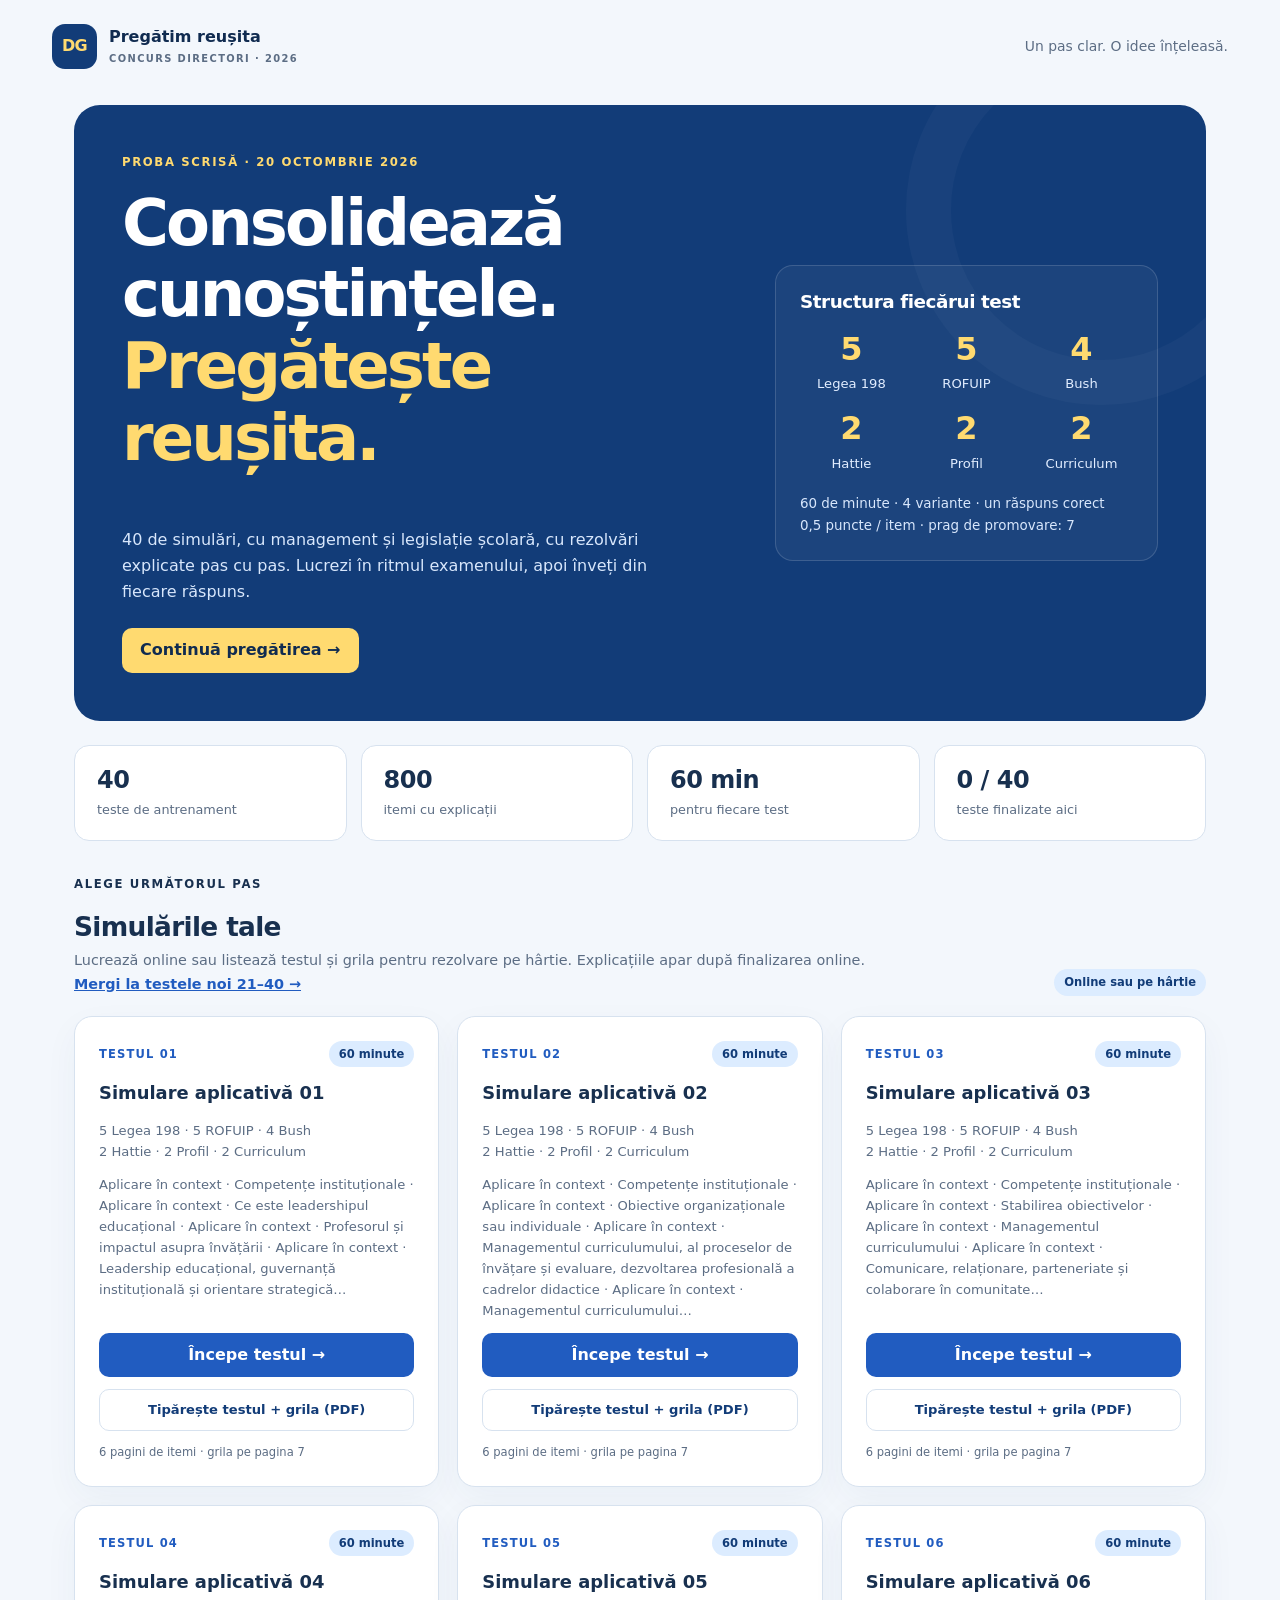
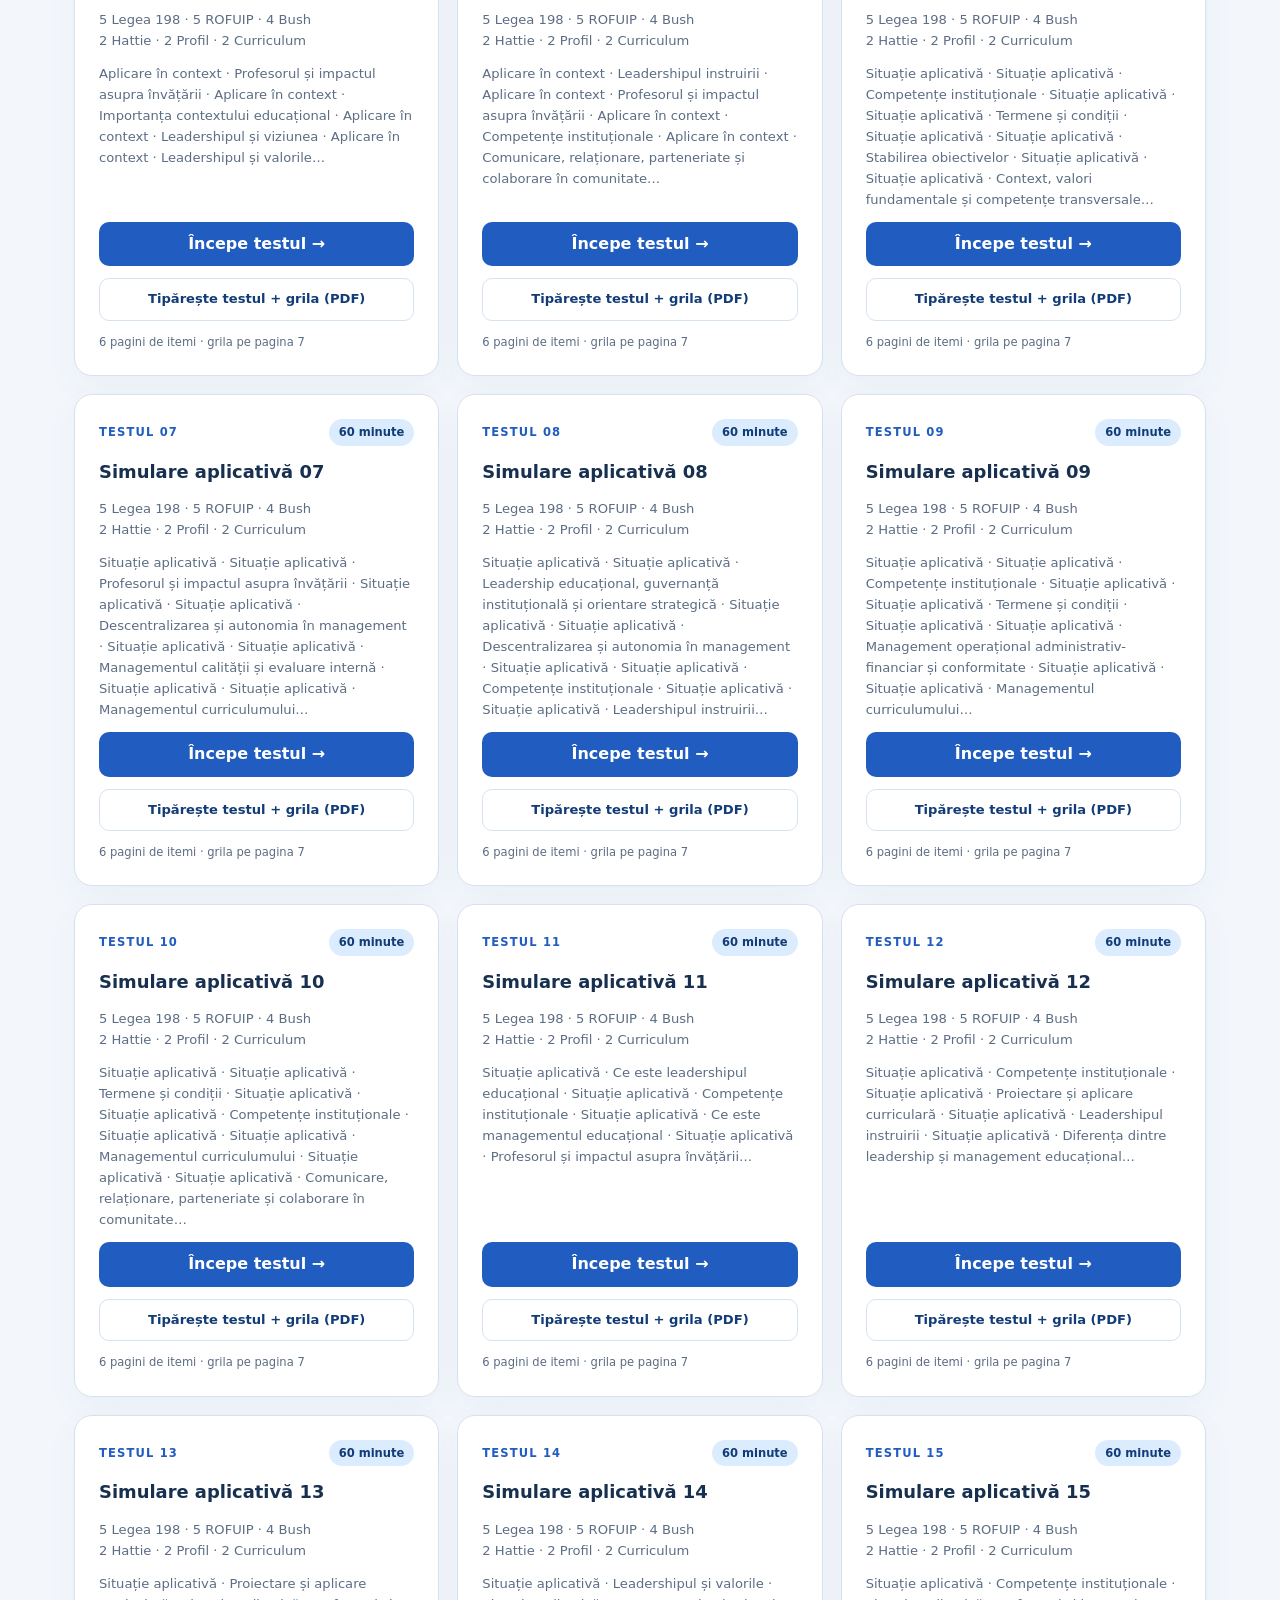
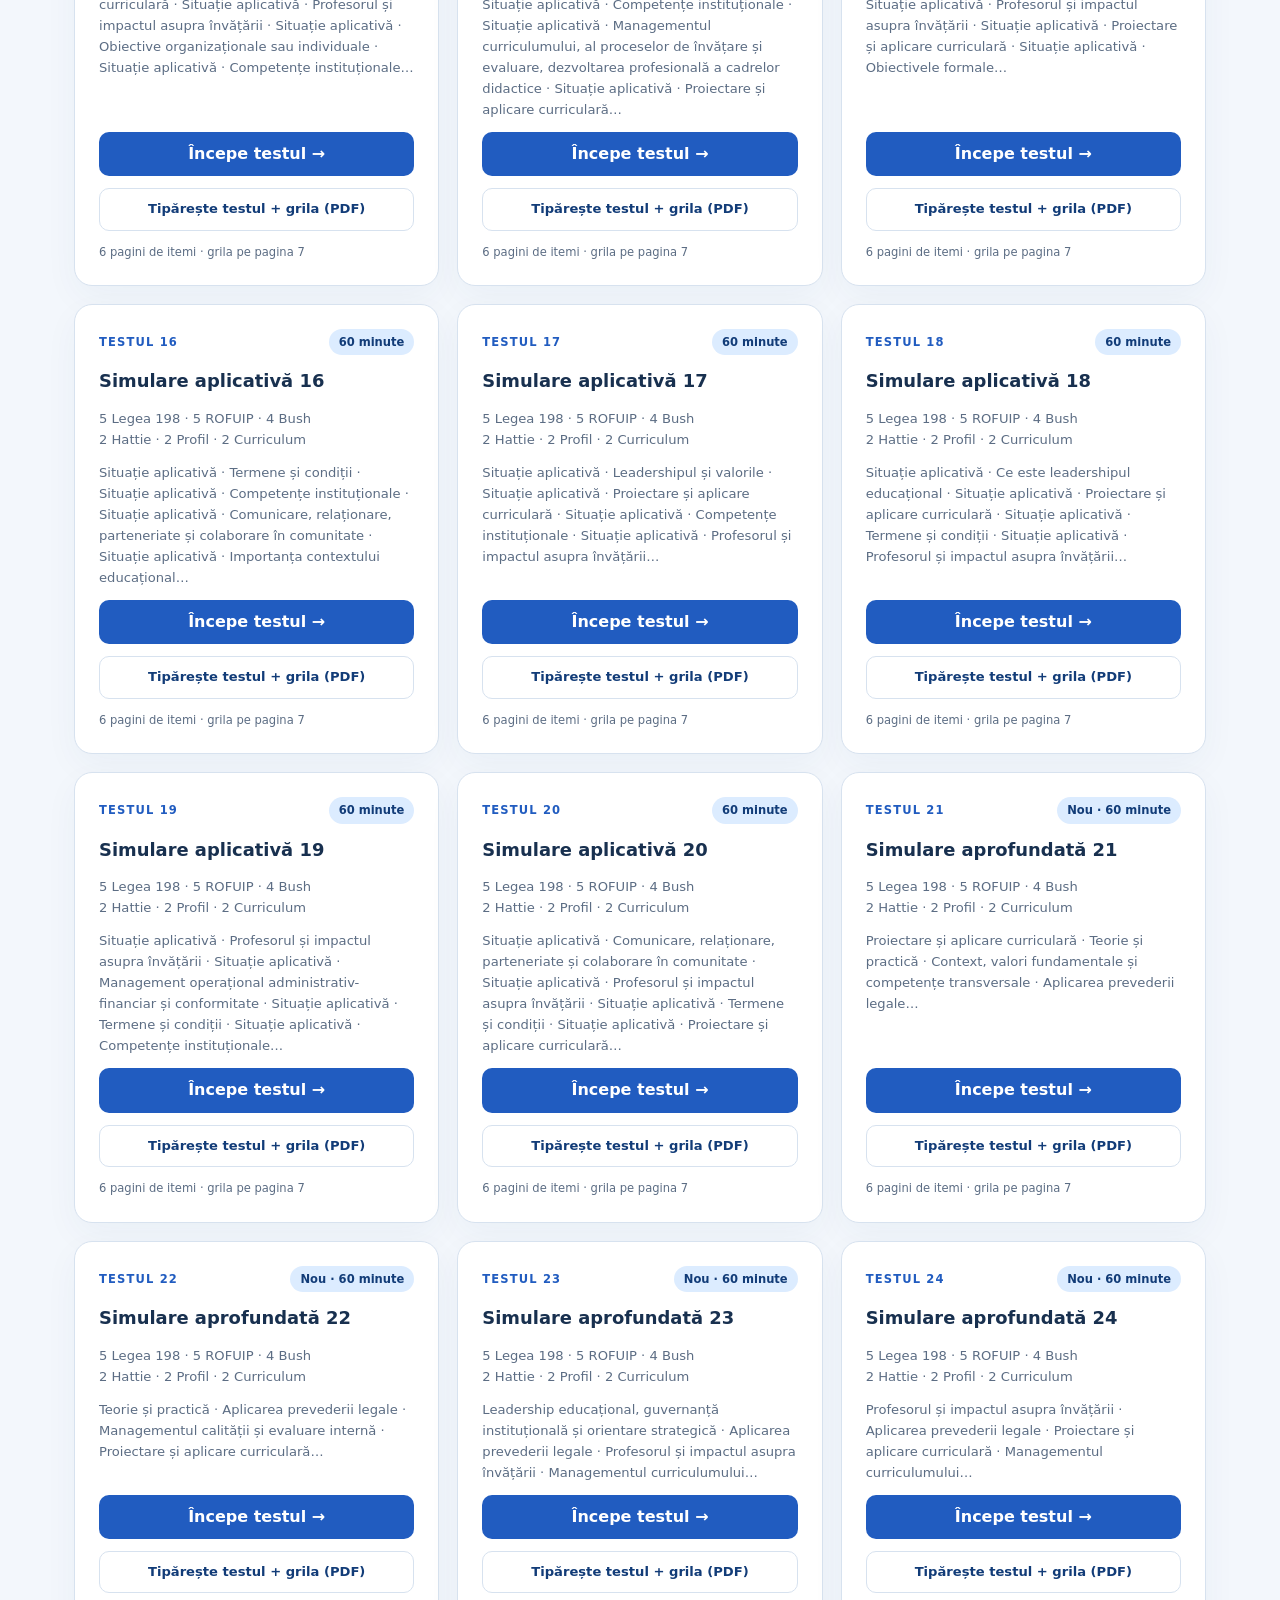
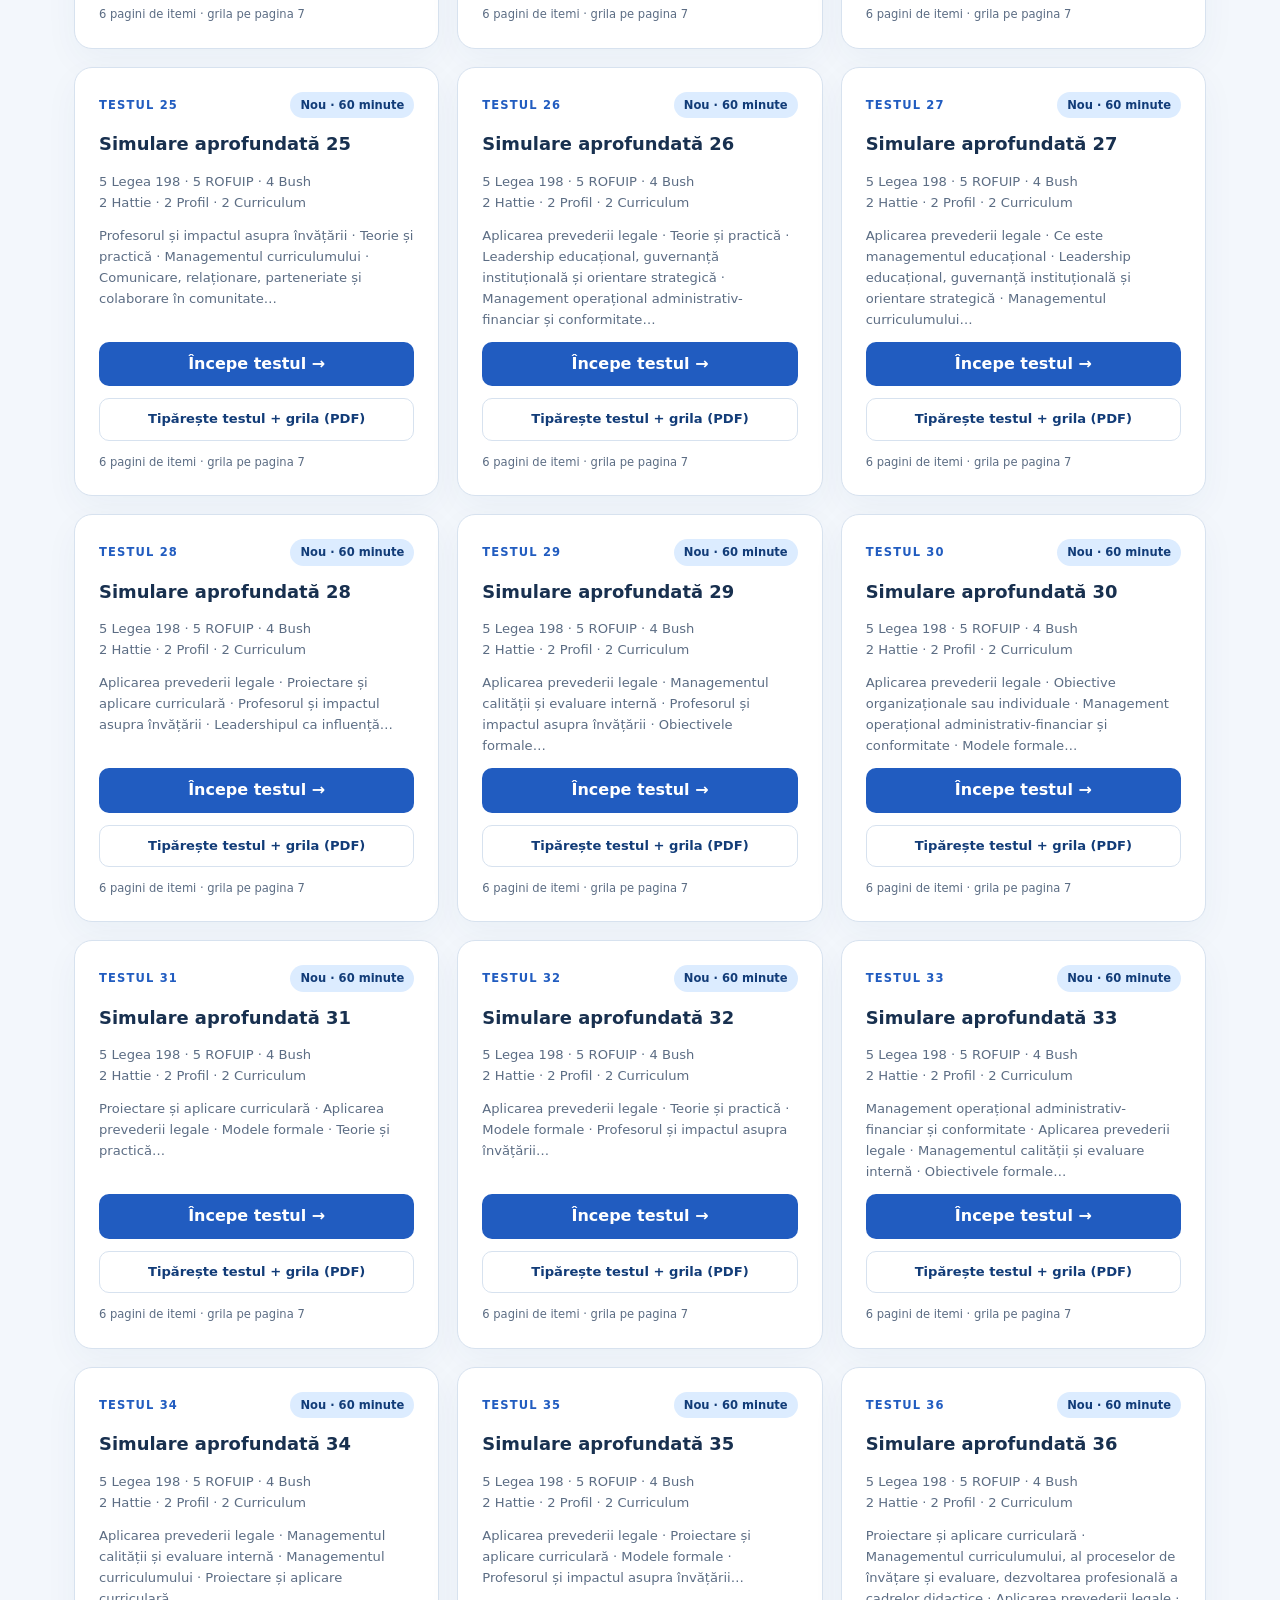
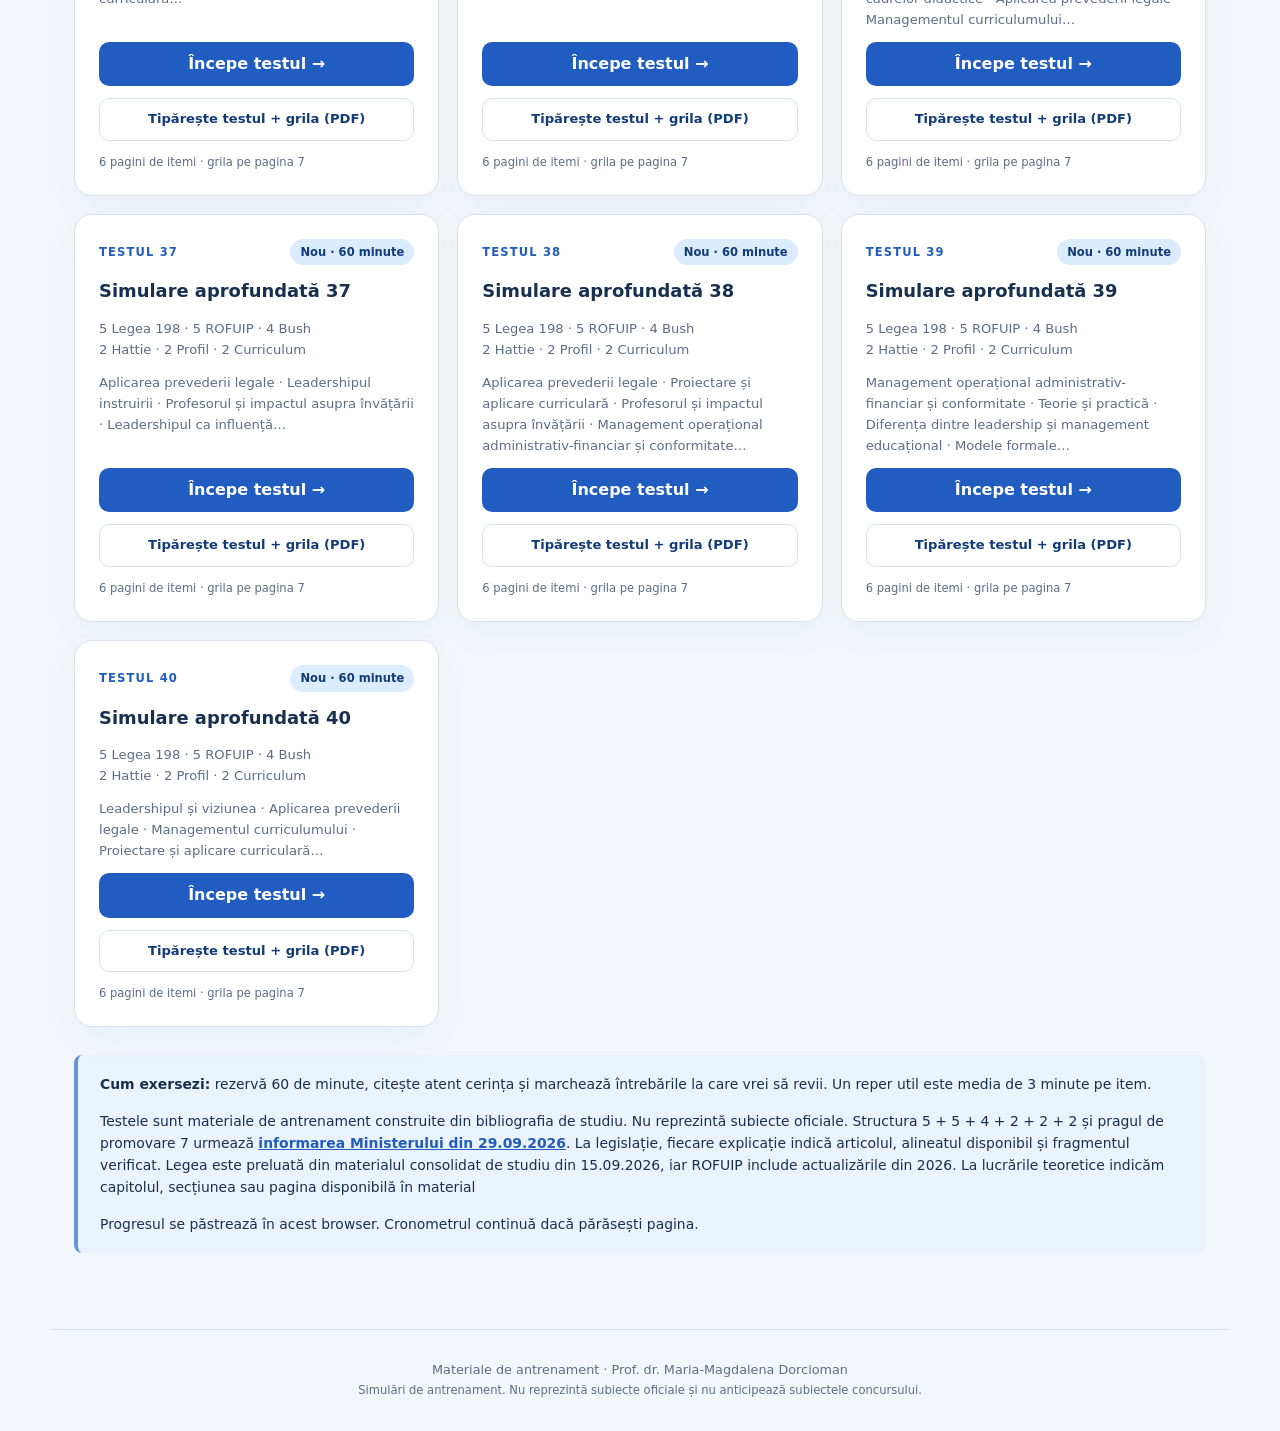
<file: index.html>
<!doctype html>
<html lang="ro">
<head>
  <meta charset="utf-8">
  <meta name="viewport" content="width=device-width,initial-scale=1">
  <meta name="theme-color" content="#123c78">
  <meta name="description" content="40 de simulări pentru proba scrisă pentru concursul de directori: 800 de itemi din management și legislație școlară, 60 de minute, explicații pas cu pas după finalizare.">
  <title>Proba scrisă · 20 octombrie 2026</title>
  <link rel="stylesheet" href="styles.css?v=20261015a">
  <script src="app.js?v=20261015b" defer></script>
</head>
<body>
  <header class="site-header"><a class="brand" href="#" aria-label="Lista testelor"><span class="brand-icon">DG</span><span>Pregătim reușita<small>CONCURS DIRECTORI · 2026</small></span></a><span class="header-note">Un pas clar. O idee înțeleasă.</span></header>
  <main id="app"><div class="loading" role="status">Se încarcă testele…</div></main>
  <footer>Materiale de antrenament · Prof. dr. Maria-Magdalena Dorcioman<br><span>Simulări de antrenament. Nu reprezintă subiecte oficiale și nu anticipează subiectele concursului.</span></footer>
  <dialog id="dialog"><div id="dialog-content"></div></dialog>
  <div id="toast" role="status" aria-live="polite"></div>
</body>
</html>
</file>
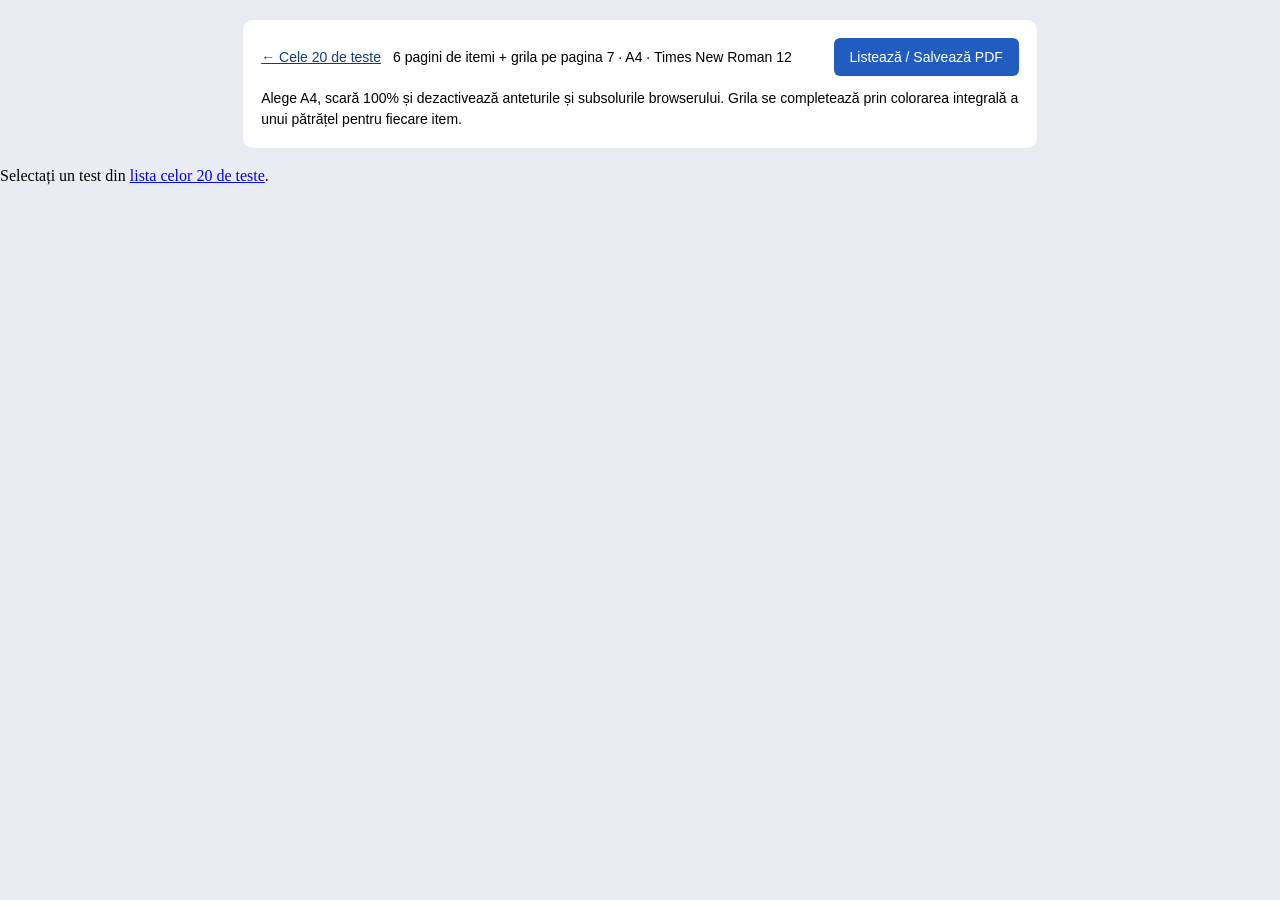
<file: print.html>
<!doctype html>
<html lang="ro">
<head>
  <meta charset="utf-8">
  <meta name="viewport" content="width=device-width,initial-scale=1">
  <title>Test și grilă de răspuns · Proba a II-a</title>
  <link rel="stylesheet" href="print.css?v=20261014c">
  <script src="print.js?v=20261014c" defer></script>
</head>
<body>
  <nav class="print-controls" aria-label="Listarea testului">
    <a href="index.html">← Cele 20 de teste</a>
    <span>6 pagini de itemi + grila pe pagina 7 · A4 · Times New Roman 12</span>
    <button id="print-button" disabled>Listează / Salvează PDF</button>
    <p>Alege A4, scară 100% și dezactivează anteturile și subsolurile browserului. Grila se completează prin colorarea integrală a unui pătrățel pentru fiecare item.</p>
  </nav>
  <main id="paper"><p role="status">Se pregătește testul…</p></main>
</body>
</html>
</file>
<file: styles.css>
:root{--navy:#123c78;--deep:#102b50;--blue:#215cc0;--sky:#dcecff;--pale:#f3f7fc;--yellow:#ffda70;--ink:#18304f;--muted:#5c6d84;--line:#d7e2ef;--green:#14664d;--red:#a6333b;--white:#fff;--shadow:0 12px 35px #123c780b}
*{box-sizing:border-box}body{margin:0;background:var(--pale);color:var(--ink);font-family:Inter,ui-sans-serif,system-ui,-apple-system,BlinkMacSystemFont,"Segoe UI",sans-serif;font-size:16px;line-height:1.6}button,a,input{touch-action:manipulation}button{font:inherit;cursor:pointer}a{color:var(--blue)}button:focus-visible,a:focus-visible,summary:focus-visible{outline:3px solid #e2a800;outline-offset:4px}button:disabled{opacity:.5;cursor:default}h1,h2,h3,p{margin-top:0}h1{font-size:clamp(2.3rem,5vw,4rem);line-height:1.12;letter-spacing:-.045em}h2{font-size:1.65rem;line-height:1.3;letter-spacing:-.025em}h3{font-size:1.12rem}small{font-size:.8rem}.site-header{max-width:1240px;margin:auto;padding:24px 32px;display:flex;align-items:center;justify-content:space-between;gap:20px}.brand{text-decoration:none;color:var(--deep);display:flex;gap:12px;align-items:center;font-weight:750;line-height:1.3}.brand small{display:block;font-size:.62rem;letter-spacing:.14em;color:var(--muted);margin-top:5px}.brand-icon{background:var(--navy);color:var(--yellow);border-radius:13px;width:45px;height:45px;display:grid;place-items:center;font-size:1rem;letter-spacing:-.05em}.header-note{color:var(--muted);font-size:.87rem}main{max-width:1180px;margin:auto;padding:12px 24px 48px}.hero{background:var(--navy);color:white;padding:48px;border-radius:26px;display:grid;grid-template-columns:1.6fr 1fr;gap:40px;position:relative;overflow:hidden}.hero:after{content:"";position:absolute;right:-90px;top:-90px;width:300px;height:300px;border:45px solid #ffffff07;border-radius:50%;pointer-events:none}.eyebrow{font-size:.73rem;letter-spacing:.14em;text-transform:uppercase;font-weight:750;display:block;margin-bottom:16px}.hero .eyebrow{color:var(--yellow)}.hero p{color:#d8e7fc;max-width:550px;margin-bottom:24px}.hero h1 span{color:var(--yellow)}.hero-side{align-self:center;background:#ffffff0b;border:1px solid #ffffff26;border-radius:18px;padding:24px;z-index:1}.hero-side h2{font-size:1.15rem}.structure{display:grid;grid-template-columns:repeat(3,1fr);gap:10px;text-align:center}.structure strong{display:block;font-size:2rem;color:var(--yellow);line-height:1.3}.structure span{font-size:.82rem;color:#e1edff}.hero-side p{font-size:.84rem;margin:18px 0 0}.stats{display:grid;grid-template-columns:repeat(4,1fr);gap:14px;margin:24px 0 34px}.stat{background:white;border:1px solid var(--line);border-radius:15px;padding:19px 22px}.stat strong{display:block;font-size:1.5rem;line-height:1.3;letter-spacing:-.02em}.stat span{font-size:.8rem;color:var(--muted)}.section-head{display:flex;justify-content:space-between;align-items:flex-end;gap:20px;margin-bottom:20px}.section-head h2{margin-bottom:5px}.section-head p{color:var(--muted);margin-bottom:0;font-size:.9rem}.test-grid{display:grid;grid-template-columns:repeat(3,1fr);gap:18px}.test-card{background:white;border:1px solid var(--line);border-radius:18px;padding:24px;display:flex;flex-direction:column;gap:12px;box-shadow:var(--shadow);transition:transform .15s,border-color .15s}.test-card:hover{transform:translateY(-3px);border-color:#8eb5e5}.card-top{display:flex;justify-content:space-between;align-items:center}.test-number{font-size:.72rem;font-weight:750;letter-spacing:.1em;color:var(--blue)}.badge{font-size:.72rem;border-radius:20px;padding:4px 10px;background:var(--sky);color:var(--navy);font-weight:650}.badge.done{color:var(--green);background:#e4f3ec}.badge.pending{background:#fff2cd;color:#6a4b00}.test-card h3{margin:0}.test-card p{font-size:.82rem;color:var(--muted);margin:0}.card-models{min-height:54px;flex:1}.button{border:0;border-radius:10px;padding:11px 18px;font-weight:650;line-height:1.4;display:inline-flex;justify-content:center;align-items:center;gap:8px;text-decoration:none}.primary{background:var(--blue);color:white}.primary:hover{background:#174ba4}.yellow{background:var(--yellow);color:var(--deep)}.yellow:hover{background:#f4c84d}.secondary{background:white;border:1px solid var(--line);color:var(--navy)}.secondary:hover{background:var(--sky)}.link-button{border:0;background:transparent;color:var(--blue);padding:6px 0;font-weight:650}.notice{background:#eaf2fc;border-left:4px solid #6597d8;border-radius:8px;padding:18px 22px;font-size:.87rem;margin:28px 0}.notice p:last-child{margin-bottom:0}.notice a{font-weight:650}.toolbar{display:flex;align-items:center;justify-content:space-between;gap:16px;margin:10px 0 20px}.timer{background:var(--navy);color:white;border-radius:12px;padding:10px 20px;min-width:160px;text-align:center}.timer small{display:block;font-size:.65rem;letter-spacing:.12em}.timer strong{font-size:1.55rem;font-variant-numeric:tabular-nums}.timer.urgent{background:#fff0cc;color:#6d4700;outline:2px solid #e2ad2b}.session-grid{display:grid;grid-template-columns:minmax(0,1fr) 265px;gap:22px;align-items:start}.question-card,.side-panel,.result-card{background:white;border:1px solid var(--line);border-radius:20px;padding:30px;box-shadow:var(--shadow)}.side-panel{padding:22px;position:sticky;top:18px}.question-meta{display:flex;flex-wrap:wrap;gap:10px;align-items:center;margin-bottom:20px}.question-meta .count{margin-left:auto;color:var(--muted);font-size:.85rem}.question-title{font-size:1.04rem;white-space:pre-wrap;line-height:1.85;margin:0 0 24px;font-weight:550;overflow-wrap:anywhere}.options{display:grid;gap:12px}.option{display:flex;align-items:center;gap:14px;background:white;border:1.5px solid var(--line);border-radius:12px;padding:15px 17px;text-align:left;color:var(--ink);width:100%;line-height:1.5}.option:hover{background:#f6faff;border-color:#83ade3}.option.selected{background:#e7f0ff;border-color:var(--blue)}.letter{border:1px solid #c1d3ea;border-radius:7px;min-width:32px;height:32px;display:grid;place-items:center;font-weight:700;color:var(--navy);font-size:.85rem}.selected .letter{background:var(--blue);color:white;border-color:var(--blue)}.question-actions{display:flex;flex-wrap:wrap;justify-content:space-between;gap:12px;margin-top:25px;padding-top:22px;border-top:1px solid var(--line)}.nav-buttons{display:flex;gap:10px}.grid-nav{display:grid;grid-template-columns:repeat(5,1fr);gap:7px;margin:18px 0}.q-nav{border:1px solid var(--line);background:white;color:var(--muted);height:36px;border-radius:7px;font-size:.85rem;font-weight:600}.q-nav.answered{background:var(--sky);color:var(--navy);border-color:#b4cdeb}.q-nav.flagged{box-shadow:inset 0 -4px var(--yellow)}.q-nav.current{outline:2px solid var(--blue);outline-offset:1px}.progress{height:7px;border-radius:8px;background:var(--sky);overflow:hidden}.progress i{height:100%;display:block;background:var(--blue)}.side-panel p{font-size:.8rem;color:var(--muted);margin-bottom:10px}.side-panel h3{margin-bottom:6px}.side-panel .button{width:100%;margin-top:12px}.legend{font-size:.7rem;color:var(--muted);line-height:1.8}.save-note{margin-top:18px!important;font-size:.72rem!important}.review-title{margin-bottom:20px}.review-list{display:grid;gap:10px}.review-row{display:flex;align-items:center;justify-content:space-between;gap:10px;padding:12px 14px;border:1px solid var(--line);border-radius:10px}.review-row small{display:block;color:var(--muted)}.review-row.missing{background:#fff9e9;border-color:#f0d899}.result-hero{background:var(--navy);border-radius:22px;color:white;padding:36px;display:flex;justify-content:space-between;gap:25px;align-items:center}.result-hero p{color:#d7e6ff;margin-bottom:0}.score{font-size:3.5rem;font-weight:750;line-height:1.2;color:var(--yellow);text-align:center;white-space:nowrap}.score small{display:block;font-size:.76rem;color:white;font-weight:450}.breakdown{display:grid;grid-template-columns:repeat(3,1fr);gap:14px;margin:20px 0}.breakdown .stat strong{font-size:1.35rem}.result-controls{display:flex;flex-wrap:wrap;gap:10px;margin:24px 0}.result-controls button.active{background:var(--navy);color:white}.solution{background:white;border:1px solid var(--line);border-radius:16px;padding:22px;margin-bottom:14px}.solution summary{cursor:pointer;list-style:none;display:flex;align-items:center;gap:14px;font-weight:650}.solution summary::-webkit-details-marker{display:none}.solution summary:after{content:"+";margin-left:auto;font-size:1.4rem;color:var(--blue)}.solution[open] summary:after{content:"−"}.outcome{font-size:.72rem;border-radius:7px;padding:4px 8px;white-space:nowrap}.outcome.ok{color:var(--green);background:#e5f3ed}.outcome.bad{color:var(--red);background:#fae9eb}.outcome.blank{color:#6b4d0b;background:#fff2cc}.solution-body{padding-top:22px}.solution .question-title{font-weight:450;font-size:.95rem}.review-options{display:grid;gap:8px;margin-bottom:20px}.review-option{border:1px solid var(--line);border-radius:9px;padding:9px 13px;font-size:.9rem}.review-option.correct{border-color:#78bca5;background:#edf8f3}.review-option.wrong{border-color:#d9979d;background:#fceff0}.review-option small{display:block;font-weight:650}.explanation{background:#f5f8fd;border-radius:12px;padding:22px}.explanation h3{margin-bottom:12px}.explanation ol{padding-left:24px;margin:0 0 20px}.explanation li{padding:4px 0;font-size:.93rem}.rule-box{border-left:3px solid var(--blue);padding-left:14px;margin-top:16px;font-size:.9rem}.trap-box{background:#fff5d9;padding:12px 15px;border-radius:9px;margin-top:15px;font-size:.88rem}.loading,.error{padding:70px 24px;text-align:center;color:var(--muted)}footer{max-width:1180px;margin:auto;padding:30px 24px;border-top:1px solid var(--line);font-size:.8rem;color:var(--muted);text-align:center}footer span{font-size:.72rem}dialog{border:1px solid var(--line);border-radius:20px;max-width:500px;width:calc(100% - 32px);padding:30px;color:var(--ink);box-shadow:0 20px 70px #102b5033}dialog::backdrop{background:#102b5080;backdrop-filter:blur(3px)}.dialog-actions{display:flex;justify-content:flex-end;gap:10px;margin-top:24px}.dialog-actions button{flex:1}#toast{position:fixed;bottom:24px;left:50%;transform:translateX(-50%);background:var(--deep);color:white;border-radius:10px;padding:10px 20px;font-size:.85rem;opacity:0;pointer-events:none;transition:opacity .2s;z-index:10}#toast.show{opacity:1}.results-empty{padding:25px;color:var(--muted)}.storage-alert{background:#fff4d6;border-radius:10px;padding:12px 16px;font-size:.84rem;margin-bottom:16px}.elapsed{font-size:.8rem;color:var(--muted)}
.data-chart{margin:0 0 22px;padding:18px;background:#f4f8fe;border-radius:12px}.data-chart figcaption{font-size:.8rem;color:var(--muted);margin-bottom:12px}.data-chart svg{width:100%;height:auto;display:block}
@media(max-width:950px){.test-grid{grid-template-columns:repeat(2,1fr)}.hero{padding:32px;gap:25px}.session-grid{grid-template-columns:minmax(0,1fr) 220px}.question-card{padding:24px}.side-panel{padding:16px}.hero h1{font-size:2.65rem}}
@media(max-width:680px){.site-header{padding:18px 20px}.header-note{display:none}main{padding:8px 16px 35px}.hero{grid-template-columns:1fr;padding:28px;border-radius:20px;gap:20px}.hero h1{font-size:2.5rem}.hero-side{padding:18px}.stats{grid-template-columns:repeat(2,1fr);gap:10px;margin-bottom:26px}.stat{padding:15px}.test-grid{grid-template-columns:1fr}.section-head{align-items:flex-start;flex-direction:column;gap:10px}.session-grid{grid-template-columns:1fr}.side-panel{position:static;order:-1;padding:15px}.side-panel h3,.side-panel .legend,.save-note{display:none}.grid-nav{grid-template-columns:repeat(10,1fr);gap:5px;margin:12px 0}.q-nav{font-size:.72rem;height:30px}.side-panel .button{margin-top:8px}.toolbar{align-items:flex-start}.timer{min-width:126px;padding:8px 12px}.question-card{padding:21px}.question-meta{gap:7px}.question-meta .count{font-size:.75rem}.question-actions{gap:15px}.nav-buttons{width:100%;justify-content:space-between}.option{padding:13px 12px;gap:10px}.result-hero{padding:25px;flex-direction:column;align-items:flex-start}.score{text-align:left;font-size:3rem}.breakdown{gap:8px}.breakdown .stat{padding:12px 9px}.breakdown .stat span{font-size:.7rem}.solution{padding:16px}.solution summary{gap:9px;font-size:.87rem}.explanation{padding:16px}.outcome{font-size:.65rem}.result-card{padding:20px}}
@media(prefers-reduced-motion:reduce){*{scroll-behavior:auto!important;transition:none!important}}
@media print{.site-header,.toolbar,.result-controls,.result-actions,footer,#toast{display:none}.solution{break-inside:avoid;box-shadow:none}.solution-body{display:block!important}body{background:white}.result-hero{background:white;color:black;border:1px solid #aaa}.score,.result-hero p,.score small{color:black}}

.structure{display:grid;grid-template-columns:repeat(3,minmax(0,1fr));gap:12px}.breakdown{display:grid;grid-template-columns:repeat(3,minmax(0,1fr));gap:12px}.source-note{font-size:.88rem;color:#47617d;line-height:1.55}.source-box{padding:18px;border:1px solid #bfd4ef;background:#f0f7ff;border-radius:12px;margin:18px 0}.source-box h3{margin-top:0}.source-box blockquote{margin:14px 0;padding-left:14px;border-left:3px solid #3074c8;line-height:1.65}.source-box a{color:#124d91;text-decoration:underline}.option-feedback li{margin-bottom:12px}@media(max-width:620px){.breakdown{grid-template-columns:repeat(2,minmax(0,1fr))}}

.paper-link{font-size:.82rem;white-space:normal;text-align:center}.paper-card-note{font-size:.72rem!important}.toolbar{flex-wrap:wrap}

.sound-toggle{min-width:155px;line-height:1.3}.sound-toggle small{display:block;font-size:.7rem;font-weight:400;margin-top:4px}.sound-toggle[aria-pressed="true"]{border-color:#2b67af;background:#edf5ff}@media(max-width:720px){.toolbar{flex-wrap:wrap;gap:12px}.sound-toggle{min-width:145px}}
</file>
<file: print.css>
*{box-sizing:border-box}
body{margin:0;background:#e9edf3;color:#000;font-family:"Times New Roman",Times,serif;font-size:12pt;line-height:1}
.print-controls{max-width:210mm;margin:20px auto;padding:18px;background:white;border-radius:10px;font-family:Arial,sans-serif;font-size:14px;display:flex;align-items:center;flex-wrap:wrap;gap:12px}
.print-controls p{margin:0;width:100%;line-height:1.5}
.print-controls button{margin-left:auto;padding:12px 16px;border:0;border-radius:6px;background:#215cc0;color:white;cursor:pointer;font:inherit}
.print-controls a{color:#123c78}
.paper-page{width:178mm;height:268mm;background:white;box-sizing:border-box;margin:20px auto;padding:0;outline:1px solid #ccd2da;position:relative;display:block;break-after:page;page-break-after:always}
.paper-page:last-child{break-after:auto;page-break-after:auto}
.paper-header{border-bottom:1px solid #000;padding:0 0 3mm;margin-bottom:4mm;display:flex;justify-content:space-between;gap:5mm;font-size:10pt}
.paper-header strong{display:block;font-size:12pt;margin-bottom:1mm}
.test-title{margin:0 0 3mm;font-size:14pt;text-align:center}
.instructions{font-size:11pt;border:1px solid #000;padding:2.5mm;margin-bottom:4mm}
.instructions p{margin:0 0 1.5mm}
.instructions p:last-child{margin-bottom:0}
.paper-items{display:block}.paper-item + .paper-item{margin-top:3mm}
.paper-item{break-inside:avoid;page-break-inside:avoid;margin:0}
.item-prompt{margin:0 0 2mm;white-space:pre-line;text-align:justify}
.item-prompt strong{font-size:12pt}
.paper-options{margin:0;padding:0;list-style:none}
.paper-options li{display:flex;gap:2mm;margin:0 0 1mm;text-align:justify}
.paper-options b{min-width:4mm;font-weight:normal}
.paper-source{font-size:10pt;margin:2mm 0 0;color:#222}
.paper-footer{position:absolute;bottom:0;left:0;right:0;padding-top:2mm;border-top:1px solid #000;display:flex;justify-content:space-between;gap:5mm;font-size:10pt}
.identity{margin:5mm 0;padding:4mm;border:1px solid #000;line-height:2}
.grid-instructions{margin:3mm 0 6mm;text-align:justify}
.grid-columns{display:grid;grid-template-columns:1fr 1fr;gap:12mm;margin:2mm 8mm}
.answer-grid{width:100%;border-collapse:collapse;text-align:center;font-size:12pt}
.answer-grid th{padding:2mm;border-bottom:1px solid #000}
.answer-grid td{height:11mm;border-bottom:1px solid #bbb}
.answer-grid .square{display:inline-block;width:6mm;height:6mm;border:1px solid #000;vertical-align:middle;background:white}
.grid-example{display:flex;align-items:center;gap:3mm;margin-top:8mm;font-size:11pt}
.grid-example .filled-square{display:inline-block;width:6mm;height:6mm;background:#000;border:1px solid #000}
.paper-notes{margin-top:6mm;font-size:11pt}
.paper-notes p{margin:0 0 2mm}
@page{size:A4 portrait;margin:14mm 16mm}
@media print{
 body{background:white}
 .print-controls{display:none}
 .paper-page{margin:0;outline:none;width:178mm;height:268mm;box-shadow:none}
}
@media screen and (max-width:720px){.print-controls{margin:10px}.paper-page{margin:20px 16px}}
</file>
